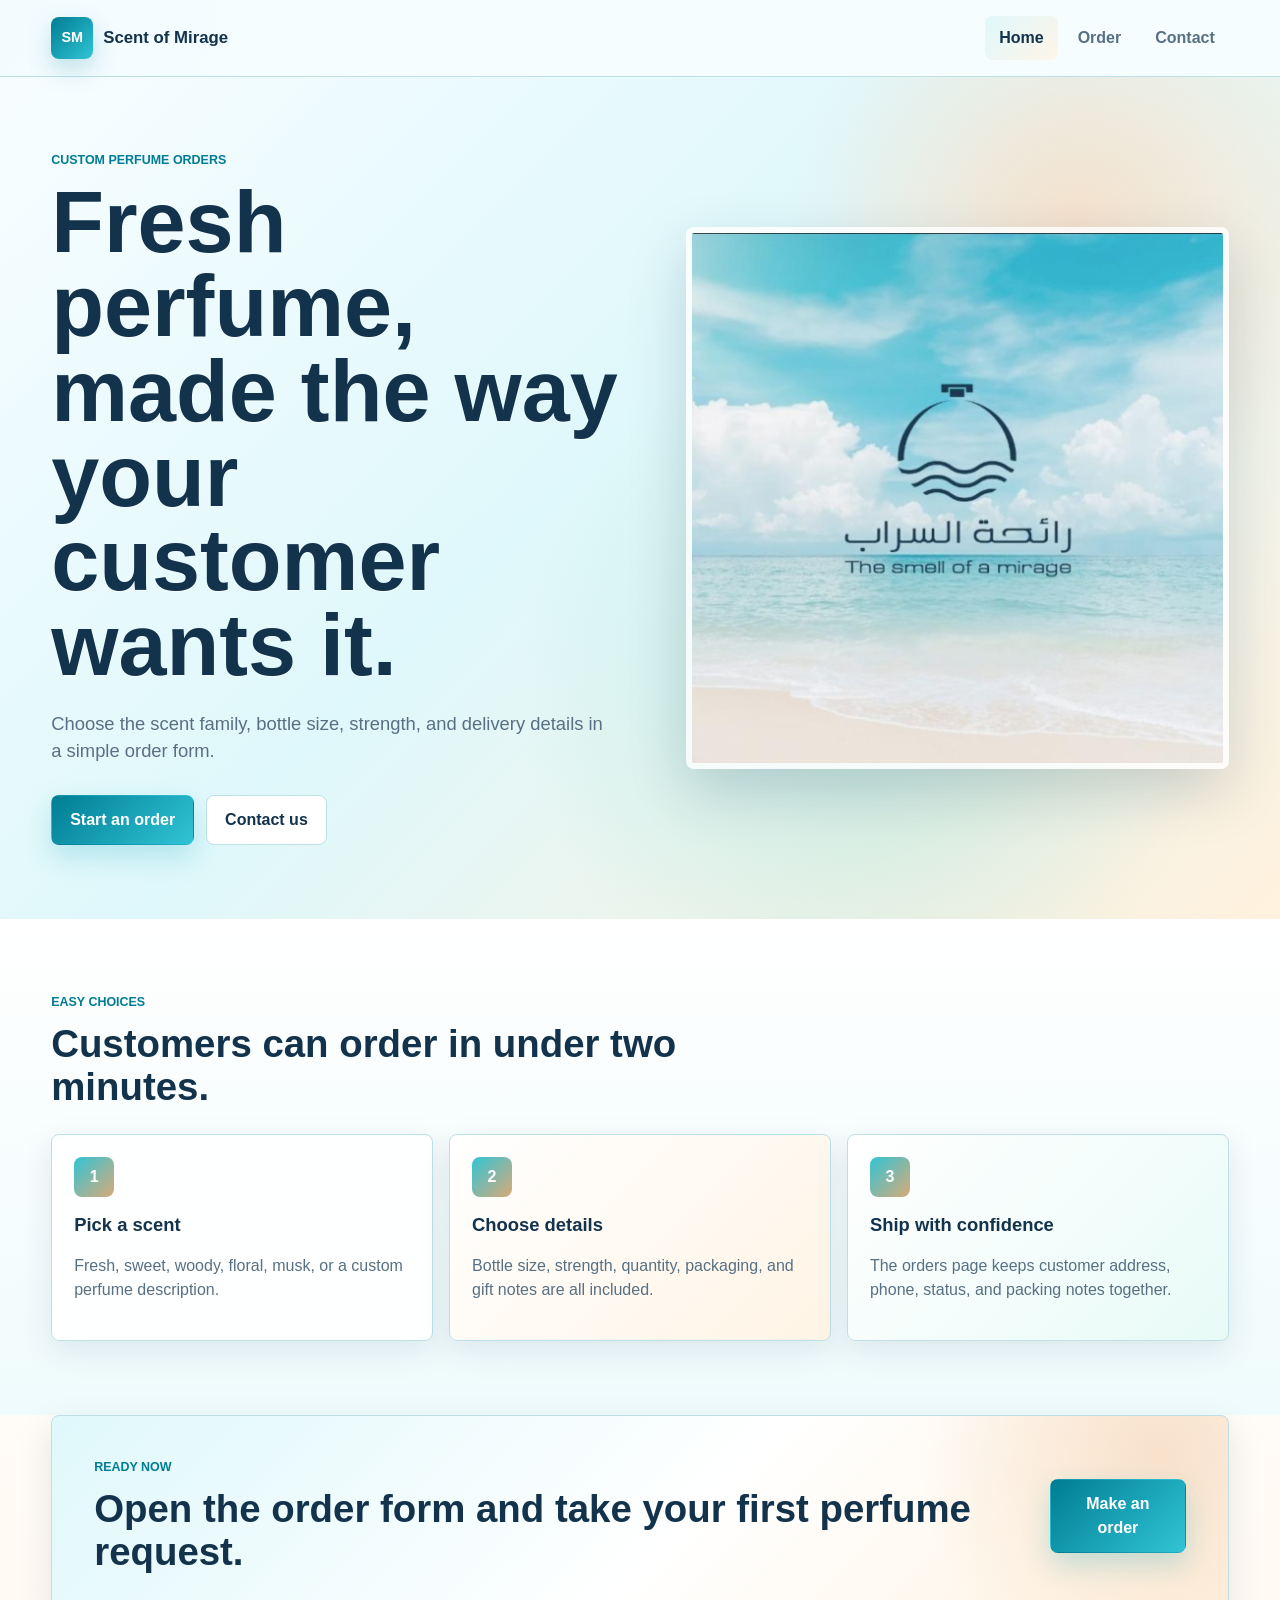
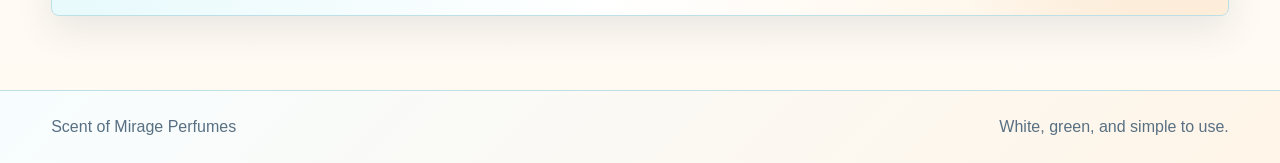
<file: index.html>
<!doctype html>
<html lang="en">
  <head>
    <meta charset="utf-8">
    <meta name="viewport" content="width=device-width, initial-scale=1">
    <title>Scent of Mirage Perfumes</title>
    <link rel="stylesheet" href="styles.css">
  </head>
  <body>
    <header class="site-header">
      <a class="brand" href="index.html" aria-label="Scent of Mirage home">
        <span class="brand-mark">SM</span>
        <span>Scent of Mirage</span>
      </a>
      <button class="menu-toggle" type="button" aria-label="Open menu" aria-expanded="false">Menu</button>
      <nav class="site-nav" aria-label="Main navigation">
        <a class="active" href="index.html">Home</a>
        <a href="order.html">Order</a>
        <a href="contact.html">Contact</a>
      </nav>
    </header>

    <main>
      <section class="hero">
        <div class="hero-copy">
          <p class="eyebrow">Custom perfume orders</p>
          <h1>Fresh perfume, made the way your customer wants it.</h1>
          <p class="hero-text">Choose the scent family, bottle size, strength, and delivery details in a simple order form.</p>
          <div class="hero-actions">
            <a class="button primary" href="order.html">Start an order</a>
            <a class="button secondary" href="contact.html">Contact us</a>
          </div>
        </div>
        <img class="hero-image" src="assets/perfume-hero.jpeg" alt="Scent of Mirage logo over a bright beach and clouds">
      </section>

      <section class="section">
        <div class="section-heading">
          <p class="eyebrow">Easy choices</p>
          <h2>Customers can order in under two minutes.</h2>
        </div>
        <div class="feature-grid">
          <article class="feature-card">
            <span class="feature-icon">1</span>
            <h3>Pick a scent</h3>
            <p>Fresh, sweet, woody, floral, musk, or a custom perfume description.</p>
          </article>
          <article class="feature-card">
            <span class="feature-icon">2</span>
            <h3>Choose details</h3>
            <p>Bottle size, strength, quantity, packaging, and gift notes are all included.</p>
          </article>
          <article class="feature-card">
            <span class="feature-icon">3</span>
            <h3>Ship with confidence</h3>
            <p>The orders page keeps customer address, phone, status, and packing notes together.</p>
          </article>
        </div>
      </section>

      <section class="cta-band">
        <div>
          <p class="eyebrow">Ready now</p>
          <h2>Open the order form and take your first perfume request.</h2>
        </div>
        <a class="button primary" href="order.html">Make an order</a>
      </section>
    </main>

    <footer class="site-footer">
      <p>Scent of Mirage Perfumes</p>
      <p>White, green, and simple to use.</p>
    </footer>
    <script src="app.js"></script>
  </body>
</html>
</file>
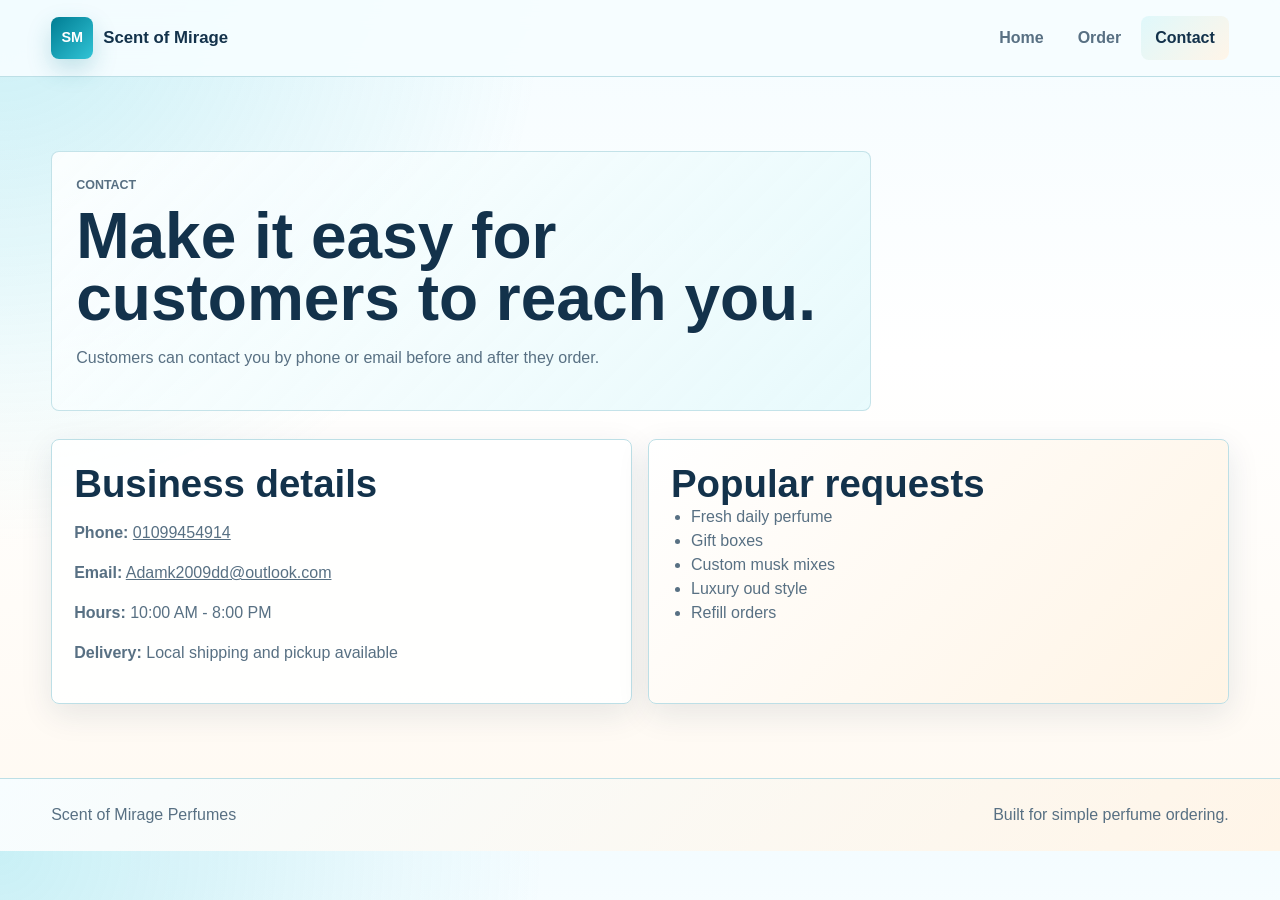
<file: contact.html>
<!doctype html>
<html lang="en">
  <head>
    <meta charset="utf-8">
    <meta name="viewport" content="width=device-width, initial-scale=1">
    <title>Contact | Scent of Mirage Perfumes</title>
    <link rel="stylesheet" href="styles.css">
  </head>
  <body>
    <header class="site-header">
      <a class="brand" href="index.html" aria-label="Scent of Mirage home">
        <span class="brand-mark">SM</span>
        <span>Scent of Mirage</span>
      </a>
      <button class="menu-toggle" type="button" aria-label="Open menu" aria-expanded="false">Menu</button>
      <nav class="site-nav" aria-label="Main navigation">
        <a href="index.html">Home</a>
        <a href="order.html">Order</a>
        <a class="active" href="contact.html">Contact</a>
      </nav>
    </header>

    <main class="page-shell">
      <section class="page-title">
        <p class="eyebrow">Contact</p>
        <h1>Make it easy for customers to reach you.</h1>
        <p>Customers can contact you by phone or email before and after they order.</p>
      </section>

      <section class="contact-grid">
        <article class="contact-card">
          <h2>Business details</h2>
          <p><strong>Phone:</strong> <a href="tel:01099454914">01099454914</a></p>
          <p><strong>Email:</strong> <a href="mailto:Adamk2009dd@outlook.com">Adamk2009dd@outlook.com</a></p>
          <p><strong>Hours:</strong> 10:00 AM - 8:00 PM</p>
          <p><strong>Delivery:</strong> Local shipping and pickup available</p>
        </article>
        <article class="contact-card">
          <h2>Popular requests</h2>
          <ul class="clean-list">
            <li>Fresh daily perfume</li>
            <li>Gift boxes</li>
            <li>Custom musk mixes</li>
            <li>Luxury oud style</li>
            <li>Refill orders</li>
          </ul>
        </article>
      </section>
    </main>

    <footer class="site-footer">
      <p>Scent of Mirage Perfumes</p>
      <p>Built for simple perfume ordering.</p>
    </footer>
    <script src="app.js"></script>
  </body>
</html>
</file>
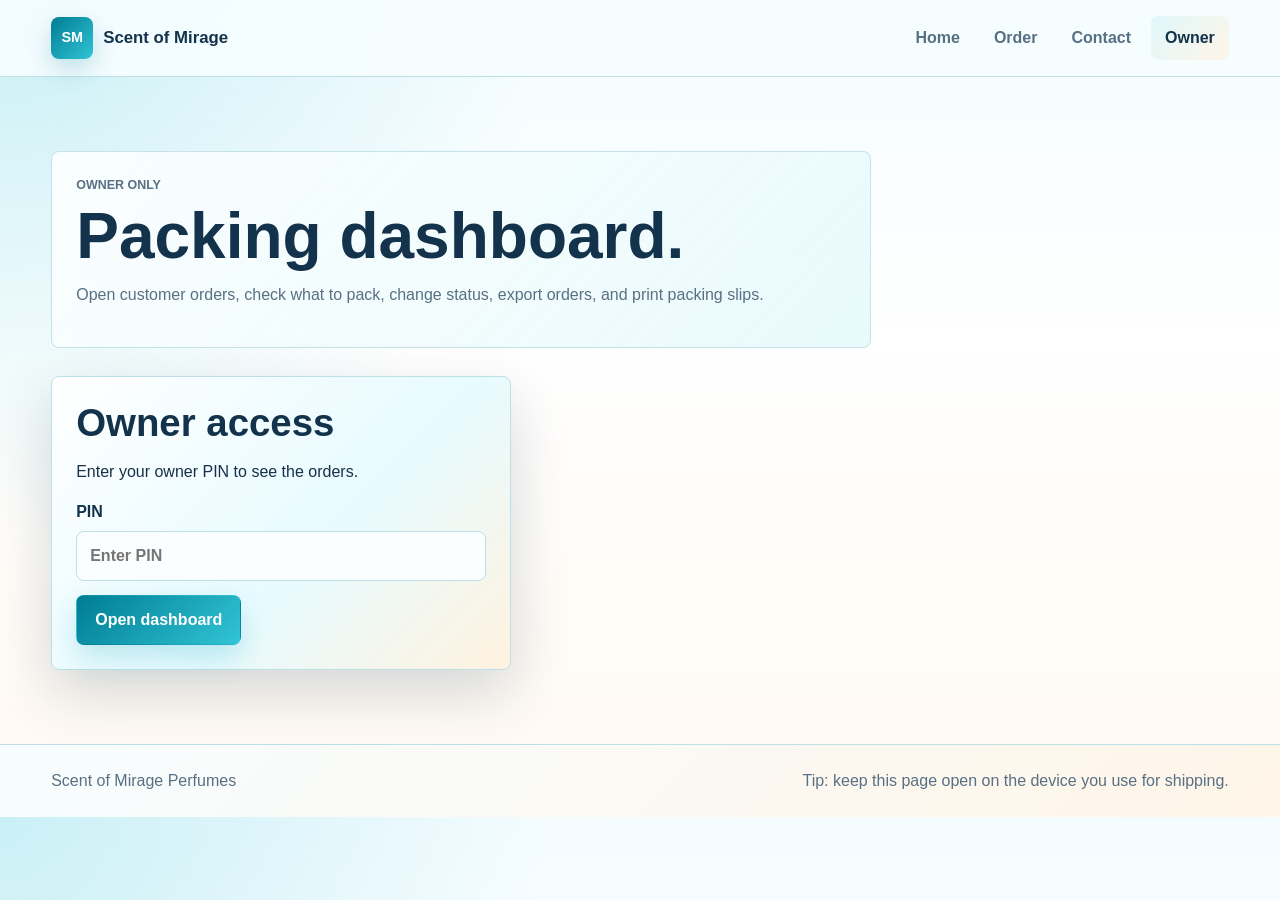
<file: orders.html>
<!doctype html>
<html lang="en">
  <head>
    <meta charset="utf-8">
    <meta name="viewport" content="width=device-width, initial-scale=1">
    <title>Owner Dashboard | Scent of Mirage Perfumes</title>
    <link rel="stylesheet" href="styles.css">
  </head>
  <body>
    <header class="site-header">
      <a class="brand" href="index.html" aria-label="Scent of Mirage home">
        <span class="brand-mark">SM</span>
        <span>Scent of Mirage</span>
      </a>
      <button class="menu-toggle" type="button" aria-label="Open menu" aria-expanded="false">Menu</button>
      <nav class="site-nav" aria-label="Main navigation">
        <a href="index.html">Home</a>
        <a href="order.html">Order</a>
        <a href="contact.html">Contact</a>
        <a class="active" href="orders.html">Owner</a>
      </nav>
    </header>

    <main class="page-shell">
      <section class="page-title">
        <p class="eyebrow">Owner only</p>
        <h1>Packing dashboard.</h1>
        <p>Open customer orders, check what to pack, change status, export orders, and print packing slips.</p>
      </section>

      <section class="owner-login" id="ownerLogin">
        <h2>Owner access</h2>
        <p>Enter your owner PIN to see the orders.</p>
        <label>
          PIN
          <input id="ownerPin" type="password" inputmode="numeric" placeholder="Enter PIN">
        </label>
        <button class="button primary" id="unlockOwner" type="button">Open dashboard</button>
        <p class="login-error" id="loginError" hidden>Wrong PIN. Try again.</p>
      </section>

      <section class="owner-dashboard" id="ownerDashboard" hidden>
        <div class="manager-toolbar">
          <label class="search-label">
            Search orders
            <input id="orderSearch" placeholder="Name, phone, scent, address">
          </label>
          <button class="button secondary" id="exportOrders" type="button">Export CSV</button>
          <button class="button danger" id="clearOrders" type="button">Clear all</button>
        </div>

        <section class="orders-panel">
          <div class="orders-stats" id="ordersStats"></div>
          <div id="ordersList" class="orders-list"></div>
        </section>
      </section>
    </main>

    <footer class="site-footer">
      <p>Scent of Mirage Perfumes</p>
      <p>Tip: keep this page open on the device you use for shipping.</p>
    </footer>
    <script src="app.js"></script>
  </body>
</html>
</file>
<file: styles.css>
:root {
  --green-900: #13324b;
  --green-700: #007d93;
  --green-600: #17a9bb;
  --green-100: #dff8fb;
  --green-50: #f2fcfd;
  --aqua: #31c4d6;
  --sky: #aee9f0;
  --sea: #6fd6cd;
  --sand: #f7dfc8;
  --sand-deep: #d9aa76;
  --ink: #173047;
  --muted: #587083;
  --line: #bddfe6;
  --white: #ffffff;
  --danger: #c75656;
  --shadow: 0 22px 58px rgba(19, 50, 75, 0.18);
}

* {
  box-sizing: border-box;
}

body {
  margin: 0;
  font-family: Arial, Helvetica, sans-serif;
  color: var(--ink);
  background:
    radial-gradient(circle at top left, rgba(49, 196, 214, 0.22), transparent 34rem),
    linear-gradient(180deg, #f4fcff 0%, #ffffff 42%, #fff9f1 100%);
  line-height: 1.5;
}

a {
  color: inherit;
}

img {
  display: block;
  max-width: 100%;
}

.site-header {
  position: sticky;
  top: 0;
  z-index: 20;
  display: flex;
  align-items: center;
  justify-content: space-between;
  gap: 20px;
  padding: 16px clamp(18px, 4vw, 56px);
  background: rgba(246, 253, 255, 0.92);
  border-bottom: 1px solid var(--line);
  backdrop-filter: blur(12px);
}

.brand {
  display: inline-flex;
  align-items: center;
  gap: 10px;
  color: var(--green-900);
  font-size: 1.05rem;
  font-weight: 800;
  text-decoration: none;
}

.brand-mark {
  display: grid;
  width: 42px;
  height: 42px;
  place-items: center;
  border-radius: 8px;
  color: var(--white);
  background: linear-gradient(135deg, var(--green-700), var(--aqua));
  box-shadow: 0 10px 24px rgba(0, 125, 147, 0.22);
  font-size: 0.9rem;
}

.site-nav {
  display: flex;
  align-items: center;
  gap: 6px;
}

.site-nav a {
  padding: 10px 14px;
  border-radius: 8px;
  color: var(--muted);
  font-weight: 700;
  text-decoration: none;
}

.site-nav a:hover,
.site-nav a.active {
  color: var(--green-900);
  background: linear-gradient(135deg, var(--green-100), #fff5e8);
}

.menu-toggle {
  display: none;
  border: 1px solid var(--line);
  border-radius: 8px;
  background: var(--white);
  color: var(--green-900);
  padding: 10px 12px;
  font-weight: 800;
}

.hero {
  display: grid;
  grid-template-columns: minmax(0, 1fr) minmax(320px, 0.95fr);
  align-items: center;
  min-height: calc(100vh - 74px);
  gap: clamp(28px, 5vw, 70px);
  padding: clamp(36px, 6vw, 74px) clamp(18px, 4vw, 56px);
  background:
    radial-gradient(circle at 84% 18%, rgba(247, 223, 200, 0.9), transparent 18rem),
    radial-gradient(circle at 68% 72%, rgba(111, 214, 205, 0.32), transparent 22rem),
    linear-gradient(135deg, #f7fdff 0%, #dff8fb 46%, #fff1dd 100%);
}

.hero-copy {
  max-width: 720px;
}

.eyebrow {
  margin: 0 0 10px;
  color: var(--green-700);
  font-size: 0.78rem;
  font-weight: 900;
  letter-spacing: 0;
  text-transform: uppercase;
}

h1,
h2,
h3,
p {
  overflow-wrap: anywhere;
}

h1 {
  margin: 0;
  color: var(--green-900);
  font-size: clamp(2.3rem, 7vw, 5.4rem);
  line-height: 0.98;
  letter-spacing: 0;
  text-shadow: 0 1px 0 rgba(255, 255, 255, 0.55);
}

h2 {
  margin: 0;
  color: var(--green-900);
  font-size: clamp(1.55rem, 3vw, 2.4rem);
  line-height: 1.12;
}

h3 {
  margin: 14px 0 8px;
  color: var(--green-900);
  font-size: 1.15rem;
}

.page-title {
  max-width: 820px;
  margin-bottom: 28px;
  padding: 24px;
  border: 1px solid rgba(189, 223, 230, 0.85);
  border-radius: 8px;
  background: linear-gradient(135deg, rgba(255, 255, 255, 0.86), rgba(223, 248, 251, 0.72));
}

.hero-text,
.page-title p,
.feature-card p,
.contact-card p,
.site-footer {
  color: var(--muted);
}

.hero-text {
  max-width: 560px;
  margin: 22px 0 0;
  font-size: 1.15rem;
}

.hero-actions {
  display: flex;
  flex-wrap: wrap;
  gap: 12px;
  margin-top: 30px;
}

.button {
  display: inline-flex;
  min-height: 46px;
  align-items: center;
  justify-content: center;
  gap: 8px;
  border: 1px solid transparent;
  border-radius: 8px;
  padding: 12px 18px;
  font: inherit;
  font-weight: 800;
  text-align: center;
  text-decoration: none;
  cursor: pointer;
}

.button.primary {
  color: var(--white);
  background: linear-gradient(135deg, var(--green-700), var(--aqua));
  box-shadow: 0 12px 28px rgba(23, 169, 187, 0.24);
}

.button.primary:hover {
  background: linear-gradient(135deg, var(--green-900), var(--green-700));
}

.button.secondary {
  color: var(--green-900);
  background: #ffffff;
  border-color: var(--line);
}

.button.secondary:hover {
  background: #fff5e8;
  border-color: var(--sand-deep);
}

.button.danger {
  color: var(--white);
  background: var(--danger);
}

.button.full {
  width: 100%;
}

.hero-image {
  width: 100%;
  min-height: 320px;
  max-height: 620px;
  object-fit: cover;
  border-radius: 8px;
  box-shadow: var(--shadow);
  border: 6px solid rgba(255, 255, 255, 0.78);
}

.section,
.page-shell {
  padding: clamp(34px, 6vw, 74px) clamp(18px, 4vw, 56px);
}

.section {
  background: linear-gradient(180deg, #ffffff 0%, #effbfc 100%);
}

.section-heading {
  max-width: 680px;
  margin-bottom: 26px;
}

.feature-grid,
.contact-grid {
  display: grid;
  grid-template-columns: repeat(3, minmax(0, 1fr));
  gap: 16px;
}

.contact-grid {
  grid-template-columns: repeat(2, minmax(0, 1fr));
}

.feature-card,
.contact-card,
.order-form,
.order-summary,
.orders-panel {
  border: 1px solid var(--line);
  border-radius: 8px;
  background: rgba(255, 255, 255, 0.9);
  box-shadow: 0 10px 32px rgba(19, 50, 75, 0.1);
}

.feature-card,
.contact-card {
  padding: 22px;
}

.feature-card:nth-child(2),
.contact-card:nth-child(2) {
  background: linear-gradient(135deg, #ffffff, #fff4e5);
}

.feature-card:nth-child(3) {
  background: linear-gradient(135deg, #ffffff, #e8fbf7);
}

.feature-icon {
  display: grid;
  width: 40px;
  height: 40px;
  place-items: center;
  border-radius: 8px;
  color: var(--white);
  background: linear-gradient(135deg, var(--aqua), var(--sand-deep));
  font-weight: 900;
}

.cta-band {
  display: flex;
  align-items: center;
  justify-content: space-between;
  gap: 20px;
  margin: 0 clamp(18px, 4vw, 56px) clamp(34px, 6vw, 74px);
  padding: clamp(24px, 4vw, 42px);
  border-radius: 8px;
  background:
    radial-gradient(circle at 94% 20%, rgba(247, 223, 200, 0.9), transparent 15rem),
    linear-gradient(135deg, var(--green-100), #ffffff 54%, #fff2df);
  border: 1px solid var(--line);
  box-shadow: 0 12px 36px rgba(19, 50, 75, 0.1);
}

.page-title h1 {
  font-size: clamp(2rem, 5vw, 4rem);
}

.order-layout {
  display: grid;
  grid-template-columns: minmax(0, 1.35fr) minmax(300px, 0.65fr);
  gap: 20px;
  align-items: start;
}

.order-form,
.order-summary,
.orders-panel {
  padding: clamp(18px, 3vw, 28px);
}

fieldset {
  margin: 0 0 22px;
  padding: 0;
  border: 0;
}

legend {
  margin-bottom: 12px;
  color: var(--green-900);
  font-size: 1.2rem;
  font-weight: 900;
}

label,
.search-label {
  display: grid;
  gap: 7px;
  margin-bottom: 14px;
  color: var(--green-900);
  font-weight: 800;
}

input,
select,
textarea {
  width: 100%;
  border: 1px solid var(--line);
  border-radius: 8px;
  padding: 12px 13px;
  color: var(--ink);
  background: #fbfeff;
  font: inherit;
}

textarea {
  resize: vertical;
}

input:focus,
select:focus,
textarea:focus {
  outline: 3px solid rgba(49, 196, 214, 0.22);
  border-color: var(--green-600);
}

.two-column {
  display: grid;
  grid-template-columns: repeat(2, minmax(0, 1fr));
  gap: 14px;
}

.summary-box {
  min-height: 220px;
  padding: 16px;
  border-radius: 8px;
  background: linear-gradient(180deg, #f2fcfd, #fff7ee);
  color: var(--muted);
  white-space: pre-line;
}

.price-list {
  display: grid;
  gap: 8px;
  margin-bottom: 20px;
  padding: 14px;
  border-radius: 8px;
  background: linear-gradient(135deg, var(--green-50), #fff1dd);
  border: 1px solid var(--line);
}

.price-list h2 {
  font-size: 1.25rem;
}

.price-list p {
  display: flex;
  justify-content: space-between;
  gap: 12px;
  margin: 0;
  padding: 8px 10px;
  border-radius: 8px;
  background: rgba(255, 255, 255, 0.68);
  color: var(--green-900);
}

.share-box {
  display: grid;
  gap: 10px;
  margin-top: 14px;
}

.success-text {
  margin: 0;
  color: var(--green-700);
  font-weight: 900;
}

.manager-toolbar {
  display: grid;
  grid-template-columns: minmax(220px, 1fr) auto auto;
  gap: 12px;
  align-items: end;
  margin-bottom: 16px;
}

.owner-login {
  max-width: 460px;
  padding: 24px;
  border: 1px solid var(--line);
  border-radius: 8px;
  background: linear-gradient(135deg, #ffffff, #e7fbff 58%, #fff2df);
  box-shadow: var(--shadow);
}

.owner-login h2 {
  margin-bottom: 8px;
}

.login-error {
  margin: 12px 0 0;
  color: var(--danger);
  font-weight: 900;
}

.orders-stats {
  display: flex;
  flex-wrap: wrap;
  gap: 10px;
  margin-bottom: 16px;
}

.stat-pill {
  padding: 8px 12px;
  border-radius: 8px;
  background: linear-gradient(135deg, var(--green-100), #fff1dd);
  color: var(--green-900);
  font-weight: 900;
}

.orders-list {
  display: grid;
  gap: 14px;
}

.order-card {
  display: grid;
  gap: 12px;
  padding: 16px;
  border: 1px solid var(--line);
  border-radius: 8px;
  background: linear-gradient(135deg, var(--green-50), #fffaf3);
}

.order-card-header {
  display: flex;
  align-items: start;
  justify-content: space-between;
  gap: 14px;
}

.order-card h3 {
  margin: 0;
}

.order-meta {
  margin: 2px 0 0;
  color: var(--muted);
  font-size: 0.92rem;
}

.status-row {
  display: grid;
  grid-template-columns: minmax(180px, 260px) repeat(3, auto);
  gap: 10px;
  align-items: center;
}

.pack-box {
  display: grid;
  grid-template-columns: 1.15fr repeat(3, minmax(0, 1fr));
  gap: 10px;
  padding: 12px;
  border: 1px solid var(--line);
  border-radius: 8px;
  background: linear-gradient(135deg, #ffffff, #fff2df);
  color: var(--green-900);
  font-weight: 800;
}

.pack-box span {
  padding: 8px 10px;
  border-radius: 8px;
  background: rgba(255, 255, 255, 0.74);
  font-weight: 700;
}

.details-grid {
  display: grid;
  grid-template-columns: repeat(2, minmax(0, 1fr));
  gap: 10px;
}

.detail {
  padding: 10px;
  border-radius: 8px;
  background: rgba(255, 255, 255, 0.78);
}

.detail strong {
  display: block;
  color: var(--green-900);
}

.empty-state {
  padding: 28px;
  border-radius: 8px;
  background: linear-gradient(135deg, var(--green-50), #fff3e3);
  color: var(--muted);
  text-align: center;
}

.clean-list {
  margin: 0;
  padding-left: 20px;
  color: var(--muted);
}

.site-footer {
  display: flex;
  justify-content: space-between;
  gap: 16px;
  padding: 24px clamp(18px, 4vw, 56px);
  border-top: 1px solid var(--line);
  background: linear-gradient(135deg, #f7fdff, #fff5e8);
}

.site-footer p {
  margin: 0;
}

@media print {
  .site-header,
  .site-footer,
  .page-title,
  .manager-toolbar,
  .orders-stats,
  .button,
  .status-row {
    display: none !important;
  }

  .page-shell,
  .orders-panel {
    padding: 0;
    border: 0;
    box-shadow: none;
  }

  .order-card {
    page-break-inside: avoid;
    background: var(--white);
  }
}

@media (max-width: 880px) {
  .hero,
  .order-layout,
  .feature-grid,
  .contact-grid {
    grid-template-columns: 1fr;
  }

  .hero {
    min-height: auto;
  }

  .hero-image {
    min-height: 260px;
  }

  .manager-toolbar,
  .status-row,
  .pack-box,
  .details-grid {
    grid-template-columns: 1fr;
  }

  .cta-band,
  .site-footer {
    align-items: stretch;
    flex-direction: column;
  }
}

@media (max-width: 680px) {
  .site-header {
    flex-wrap: wrap;
  }

  .menu-toggle {
    display: inline-flex;
  }

  .site-nav {
    display: none;
    width: 100%;
    flex-direction: column;
    align-items: stretch;
  }

  .site-nav.open {
    display: flex;
  }

  .site-nav a {
    width: 100%;
  }

  .two-column {
    grid-template-columns: 1fr;
  }

  h1 {
    font-size: clamp(2.1rem, 14vw, 3.8rem);
  }
}
</file>
